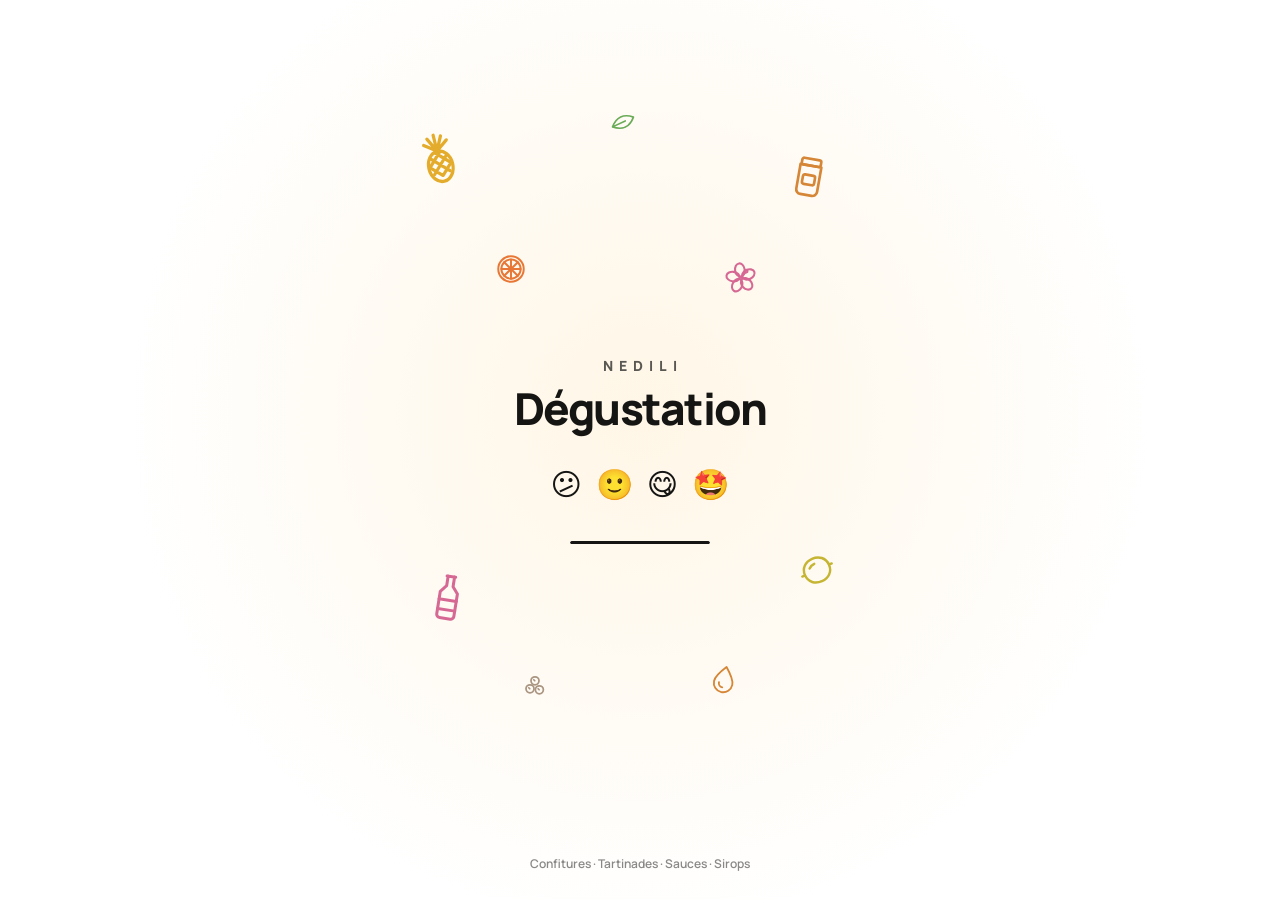
<file: public/index.html>
<!doctype html>
<html lang="fr">
<head>
  <meta charset="utf-8">
  <meta name="viewport" content="width=device-width, initial-scale=1, viewport-fit=cover">
  <meta name="theme-color" content="#FFFFFF">
  <title>Dégustation NEDILI</title>
  <meta name="description" content="Notez les produits NEDILI que vous venez de goûter.">
  <link rel="preconnect" href="https://fonts.googleapis.com">
  <link rel="preconnect" href="https://fonts.gstatic.com" crossorigin>
  <link href="https://fonts.googleapis.com/css2?family=Manrope:wght@400;500;600;700;800&display=swap" rel="stylesheet">
  <link rel="stylesheet" href="styles.css">
</head>
<body>
  <!-- Motifs des produits (écran de chargement et page de remerciement) : ananas, pot, bouteille, orange, citron, foléré, poivre, sauce, feuille -->
  <svg width="0" height="0" class="sr-defs" aria-hidden="true">
    <symbol id="m-ananas" viewBox="0 0 24 24"><path d="M12 8.5L9 2.5M12 8.5V1.5M12 8.5l3-6M12 8.5L7 4.8M12 8.5l5-3.7"/><ellipse cx="12" cy="15.2" rx="5.2" ry="6.6"/><path d="M8.6 11.2l6.8 6.8M7.3 14.6l4.6 4.6M11 9.1l5.4 5.4M15.4 11.2l-6.8 6.8M16.7 14.6l-4.6 4.6M13 9.1l-5.4 5.4"/></symbol>
    <symbol id="m-pot" viewBox="0 0 24 24"><rect x="7" y="2.5" width="10" height="3.5" rx="1"/><path d="M6.5 6h11v13a2.5 2.5 0 0 1-2.5 2.5H9A2.5 2.5 0 0 1 6.5 19z"/><rect x="8.8" y="11" width="6.4" height="5" rx="1"/></symbol>
    <symbol id="m-bouteille" viewBox="0 0 24 24"><path d="M10 2h4M10.5 2v4.5L8 9.5V20a1.5 1.5 0 0 0 1.5 1.5h5A1.5 1.5 0 0 0 16 20V9.5l-2.5-3V2"/><path d="M8 13h8M8 17.5h8"/></symbol>
    <symbol id="m-orange" viewBox="0 0 24 24"><circle cx="12" cy="12" r="9"/><circle cx="12" cy="12" r="6.8"/><path d="M12 5.2v13.6M5.2 12h13.6M7.2 7.2l9.6 9.6M16.8 7.2l-9.6 9.6"/></symbol>
    <symbol id="m-citron" viewBox="0 0 24 24"><path d="M4.5 12c0-4.4 3.4-7 7.5-7s7.5 2.6 7.5 7-3.4 7-7.5 7-7.5-2.6-7.5-7zM4.5 12H2.8M19.5 12h1.7"/><path d="M8.5 9.5c1-1 2.2-1.4 3.5-1.4"/></symbol>
    <symbol id="m-folere" viewBox="0 0 24 24"><g transform="rotate(0 12 12)"><ellipse cx="12" cy="6.6" rx="3.2" ry="4.4"/></g><g transform="rotate(72 12 12)"><ellipse cx="12" cy="6.6" rx="3.2" ry="4.4"/></g><g transform="rotate(144 12 12)"><ellipse cx="12" cy="6.6" rx="3.2" ry="4.4"/></g><g transform="rotate(216 12 12)"><ellipse cx="12" cy="6.6" rx="3.2" ry="4.4"/></g><g transform="rotate(288 12 12)"><ellipse cx="12" cy="6.6" rx="3.2" ry="4.4"/></g><path d="M12 12l3.6-3.6"/><circle cx="16" cy="8" r=".9"/></symbol>
    <symbol id="m-poivre" viewBox="0 0 24 24"><circle cx="8" cy="15" r="3.2"/><circle cx="15.5" cy="15.8" r="3.2"/><circle cx="12" cy="8.6" r="3.2"/><path d="M11 7.8l.8.8M7 14.2l.8.8M14.5 15l.8.8"/></symbol>
    <symbol id="m-goutte" viewBox="0 0 24 24"><path d="M12 2.8S5 10.8 5 15a7 7 0 0 0 14 0c0-4.2-7-12.2-7-12.2z"/><path d="M8.8 15.2a3.2 3.2 0 0 0 3.2 3.2"/></symbol>
    <symbol id="m-feuille" viewBox="0 0 24 24"><path d="M5 19C5 10 10 5 19 5c0 9-5 14-14 14zM5 19l8.5-8.5"/></symbol>
  </svg>
  <!-- Chargement -->
  <div class="splash" id="splash" role="status" aria-label="Chargement">
    <div class="splash__motifs" aria-hidden="true">
      <svg class="motif" style="--x:6%;--y:8%;--s:56px;--r:-14deg;--c:var(--m-yellow);--d:0s"><use href="#m-ananas"/></svg>
      <svg class="motif" style="--x:78%;--y:11%;--s:46px;--r:10deg;--c:var(--m-amber);--d:.4s"><use href="#m-pot"/></svg>
      <svg class="motif" style="--x:44%;--y:5%;--s:28px;--r:20deg;--c:var(--m-green);--d:.9s"><use href="#m-feuille"/></svg>
      <svg class="motif" style="--x:22%;--y:24%;--s:34px;--r:0deg;--c:var(--m-orange);--d:1.3s"><use href="#m-orange"/></svg>
      <svg class="motif" style="--x:66%;--y:25%;--s:36px;--r:-8deg;--c:var(--m-pink);--d:.7s"><use href="#m-folere"/></svg>
      <svg class="motif" style="--x:8%;--y:66%;--s:52px;--r:9deg;--c:var(--m-pink);--d:1.1s"><use href="#m-bouteille"/></svg>
      <svg class="motif" style="--x:80%;--y:63%;--s:42px;--r:-24deg;--c:var(--m-lemon);--d:.2s"><use href="#m-citron"/></svg>
      <svg class="motif" style="--x:27%;--y:79%;--s:30px;--r:0deg;--c:var(--m-beige);--d:1.6s"><use href="#m-poivre"/></svg>
      <svg class="motif" style="--x:63%;--y:78%;--s:32px;--r:12deg;--c:var(--m-amber);--d:.5s"><use href="#m-goutte"/></svg>
    </div>
    <div class="splash__inner">
      <span class="splash__brand">NEDILI</span>
      <p class="splash__title">Dégustation</p>
      <div class="splash__faces" aria-hidden="true"><i>😕</i><i>🙂</i><i>😋</i><i>🤩</i></div>
      <div class="splash__bar"><span></span></div>
    </div>
    <p class="splash__foot">Confitures · Tartinades · Sauces · Sirops</p>
  </div>

  <div class="app">

    <!-- 1. Catégories -->
    <main id="view-home" class="view">
      <header class="head">
        <div class="head__row">
          <span class="brand">NEDILI</span>
          <div class="ring" aria-live="polite">
            <svg viewBox="0 0 36 36" aria-hidden="true"><circle cx="18" cy="18" r="15" class="ring__track"/><circle cx="18" cy="18" r="15" class="ring__bar" id="ringBar"/></svg>
            <span id="ringText">0/0</span>
          </div>
        </div>
        <h1>Qu'avez-vous goûté ?</h1>
        <p class="sub">Choisissez une famille, puis le produit à noter.</p>
      </header>
      <div class="cats" id="cats"></div>
    </main>

    <!-- 2. Produits d'une catégorie -->
    <main id="view-cat" class="view" hidden>
      <nav class="topbar">
        <a class="back-btn" href="#"><svg viewBox="0 0 24 24" aria-hidden="true"><path d="M15 5l-7 7 7 7"/></svg>Catégories</a>
        <span class="topbar__meta" id="catMeta"></span>
      </nav>
      <header class="head head--tight">
        <h1 id="catTitle"></h1>
        <p class="sub">Touchez le produit que vous avez goûté.</p>
      </header>
      <div class="prods" id="prods"></div>
    </main>

    <!-- 3. Notation d'un produit -->
    <main id="view-prod" class="view" hidden>
      <nav class="topbar">
        <a class="back-btn" id="prodBack" href="#"><svg viewBox="0 0 24 24" aria-hidden="true"><path d="M15 5l-7 7 7 7"/></svg><span id="prodBackLabel"></span></a>
        <span class="topbar__meta" id="prodMeta"></span>
      </nav>

      <figure class="hero">
        <img id="prodImg" alt="">
      </figure>

      <header class="head head--tight">
        <h1 id="prodName"></h1>
        <p class="sub" id="prodNote"></p>
      </header>

      <section class="card">
        <h2>Votre avis</h2>
        <div class="rate" id="rate" role="radiogroup" aria-label="Votre note"></div>
      </section>

      <div class="details" id="details" hidden>
        <section class="card">
          <h2>L'achèteriez-vous ?</h2>
          <div class="segmented" id="buy" role="radiogroup" aria-label="L'achèteriez-vous ?">
            <button type="button" role="radio" data-value="oui">Oui</button>
            <button type="button" role="radio" data-value="peutetre">Peut-être</button>
            <button type="button" role="radio" data-value="non">Non</button>
          </div>
        </section>

        <section class="card">
          <h2>Ce qui vous a marqué <small>facultatif</small></h2>
          <div class="tags" id="tags"></div>
          <textarea id="comment" rows="2" maxlength="500" aria-label="Un commentaire" placeholder="Un mot sur ce produit ?"></textarea>
        </section>

        <button class="btn btn--dark btn--block" id="validate" type="button">Ajouter à mes notes</button>
        <button class="back-link back-link--danger" id="unrate" type="button">Retirer ma note</button>
      </div>

      <a class="back-link" id="prodBackBottom" href="#">Revenir à la liste des produits</a>
    </main>

    <!-- Fin : récapitulatif et contact -->
    <main id="view-done" class="view" hidden>
      <nav class="topbar">
        <a class="back-btn" href="#"><svg viewBox="0 0 24 24" aria-hidden="true"><path d="M15 5l-7 7 7 7"/></svg>Catégories</a>
      </nav>
      <header class="head head--tight">
        <h1>Mes notes</h1>
        <p class="sub" id="doneSummary"></p>
      </header>

      <ul class="recap" id="recap"></ul>

      <form class="panel" id="contactForm" novalidate>
        <h2>Restons en contact</h2>
        <p class="sub">Facultatif. Laissez vos coordonnées pour recevoir nos nouveautés et nos offres.</p>
        <div class="field">
          <label for="cName">Prénom</label>
          <input id="cName" name="name" autocomplete="given-name" maxlength="80">
        </div>
        <div class="field">
          <label for="cContact">E-mail ou WhatsApp</label>
          <input id="cContact" name="contact" autocomplete="email" maxlength="120" placeholder="vous@exemple.com ou +237 6…">
        </div>
        <label class="check" for="cConsent">
          <input type="checkbox" id="cConsent" name="consent">
          <span class="check__box" aria-hidden="true"><svg viewBox="0 0 24 24"><path d="M6 12.5l4 4L18 8"/></svg></span>
          <span>J'accepte de recevoir les offres et nouveautés NEDILI</span>
        </label>
        <p class="form-msg" id="contactMsg" role="status"></p>
      </form>

      <button class="btn btn--dark btn--block" id="submitAll" type="button">Envoyer mes notes</button>
      <a class="back-link" id="addMore" href="#">Noter d'autres produits</a>
    </main>

    <!-- Remerciement -->
    <main id="view-thanks" class="view view--thanks" hidden>
      <div class="splash__motifs" aria-hidden="true">
        <svg class="motif" style="--x:6%;--y:6%;--s:52px;--r:-14deg;--c:var(--m-yellow);--d:0s"><use href="#m-ananas"/></svg>
        <svg class="motif" style="--x:80%;--y:9%;--s:42px;--r:10deg;--c:var(--m-amber);--d:.4s"><use href="#m-pot"/></svg>
        <svg class="motif" style="--x:46%;--y:3%;--s:26px;--r:20deg;--c:var(--m-green);--d:.9s"><use href="#m-feuille"/></svg>
        <svg class="motif" style="--x:8%;--y:72%;--s:48px;--r:9deg;--c:var(--m-pink);--d:1.1s"><use href="#m-bouteille"/></svg>
        <svg class="motif" style="--x:82%;--y:68%;--s:40px;--r:-24deg;--c:var(--m-lemon);--d:.2s"><use href="#m-citron"/></svg>
        <svg class="motif" style="--x:30%;--y:86%;--s:30px;--r:0deg;--c:var(--m-orange);--d:1.6s"><use href="#m-orange"/></svg>
        <svg class="motif" style="--x:64%;--y:85%;--s:32px;--r:-8deg;--c:var(--m-pink);--d:.5s"><use href="#m-folere"/></svg>
      </div>
      <div class="thanks">
        <span class="done-mark" aria-hidden="true">
          <svg viewBox="0 0 24 24"><path d="M5.5 12.5l4 4L18.5 8"/></svg>
        </span>
        <h1>Merci pour votre participation !</h1>
        <p class="sub" id="thanksText"></p>
        <div class="thanks__faces" id="thanksFaces" aria-hidden="true"></div>
        <p class="thanks__sign">L'équipe NEDILI</p>
        <a class="btn btn--ghost" href="#">Noter d'autres produits</a>
      </div>
    </main>
  </div>

  <!-- Barre de fin -->
  <div class="bar" id="bar" hidden>
    <div class="bar__inner">
      <span class="bar__text" id="barText"></span>
      <a class="btn btn--dark" href="#fin">Valider</a>
    </div>
  </div>

  <div class="toast" id="toast" role="status"></div>

  <script src="app.js"></script>
</body>
</html>
</file>
<file: public/styles.css>
/* Parcours en trois temps : catégories, produits, notation par émojis. Fond craie, fiches blanches. */
:root {
  --bg: #F5F5F2;
  --surface: #FFFFFF;
  --surface-2: #F0F0EC;
  --line: #E5E5E0;
  --text: #151514;
  --muted: #84847D;
  --accent: #151514;
  --accent-ink: #FFFFFF;
  --accent-soft: #EDEDE8;
  --ok: #23964A;
  --danger: #C2362B;
  --scrim: rgba(21, 21, 20, .4);
  --shadow: 0 1px 2px rgba(21, 21, 20, .04), 0 10px 28px -14px rgba(21, 21, 20, .14);

  /* Écran de chargement blanc et ses motifs, en teintes assez soutenues pour le fond clair */
  --splash-bg: #FFFFFF;
  --splash-glow: #FFF6E6;
  --m-yellow: #E2A417;
  --m-amber: #D17A22;
  --m-orange: #E66A22;
  --m-lemon: #BFAE1F;
  --m-pink: #D25A8A;
  --m-green: #5AA347;
  --m-beige: #A08A75;

  --font: 'Manrope', system-ui, -apple-system, 'Segoe UI', Roboto, sans-serif;
  --fs-xs: 12px;
  --fs-sm: 14px;
  --fs-md: 16px;
  --fs-lg: 20px;
  --fs-xl: 28px;
  --radius: 14px;
  --gutter: max(16px, env(safe-area-inset-left, 0px));
  --gutter-r: max(16px, env(safe-area-inset-right, 0px));
  color-scheme: light;
}

* { box-sizing: border-box; -webkit-tap-highlight-color: transparent; }
html, body { margin: 0; }
body {
  background: var(--bg); color: var(--text); font-family: var(--font); font-size: var(--fs-md); line-height: 1.45;
  -webkit-font-smoothing: antialiased; font-variant-numeric: tabular-nums;
}
body::before { content: ""; position: fixed; inset: 0 0 auto; height: env(safe-area-inset-top, 0px); z-index: 10; background: var(--bg); }
[hidden] { display: none !important; }
button, input, textarea { font: inherit; color: inherit; }
button { cursor: pointer; }
h1, h2, h3 { margin: 0; letter-spacing: -.02em; text-wrap: balance; }
:focus-visible { outline: 2px solid var(--text); outline-offset: 2px; }
svg { display: block; }

/* Utilitaires partagés (admin, crédits) */
.kicker { margin: 0; font-size: var(--fs-xs); font-weight: 700; letter-spacing: .08em; text-transform: uppercase; color: var(--muted); }
.sub { margin: 0; color: var(--muted); font-size: var(--fs-sm); line-height: 1.5; }
.muted { margin: 0; color: var(--muted); font-size: var(--fs-sm); }
.field { display: grid; gap: 6px; }
.field label { font-size: var(--fs-sm); font-weight: 600; }
.field input, textarea {
  width: 100%; border: 1px solid var(--line); background: var(--surface); border-radius: 12px; padding: 13px 14px;
  font-size: 16px; resize: none; outline: none; transition: border-color .15s;
}
.field input:focus, textarea:focus { border-color: var(--text); }
::placeholder { color: var(--muted); }
/* Case à cocher : toute la ligne est cliquable, la vraie case reste accessible au clavier */
.check {
  position: relative; display: flex; gap: 12px; align-items: center; padding: 12px 14px; border-radius: 14px;
  background: var(--surface-2); font-size: var(--fs-sm); font-weight: 600; color: var(--text); cursor: pointer; line-height: 1.35;
}
.check input { position: absolute; opacity: 0; width: 1px; height: 1px; margin: 0; }
.check__box {
  width: 22px; height: 22px; flex: none; display: grid; place-items: center; border-radius: 7px;
  background: var(--surface); box-shadow: 0 0 0 1.5px var(--muted) inset; color: var(--accent-ink); transition: background .15s, box-shadow .15s;
}
.check__box svg { width: 14px; height: 14px; fill: none; stroke: currentColor; stroke-width: 3; stroke-linecap: round; stroke-linejoin: round; opacity: 0; transition: opacity .15s; }
.check input:checked + .check__box { background: var(--text); box-shadow: none; }
.check input:checked + .check__box svg { opacity: 1; }
.check input:focus-visible + .check__box { outline: 2px solid var(--text); outline-offset: 2px; }
.form-msg { margin: 0; font-size: var(--fs-sm); color: var(--danger); }
.form-msg:empty { display: none; }

.btn { display: inline-block; text-align: center; text-decoration: none; border: 0; border-radius: 999px; padding: 14px 22px; font-size: var(--fs-md); font-weight: 700; transition: transform .1s ease, opacity .2s ease; }
.btn:active:not(:disabled) { transform: scale(.98); }
.btn:disabled { opacity: .3; cursor: not-allowed; }
.btn--dark, .btn--primary { background: var(--text); color: var(--accent-ink); }
.btn--ghost { background: none; color: var(--text); padding-inline: 0; text-decoration: underline !important; text-underline-offset: 4px; }
.btn--block { width: 100%; }
.btn--soft { background: var(--surface); color: var(--text); box-shadow: 0 0 0 1px var(--line) inset; font-size: var(--fs-sm); }

/* Cadre */
.app { max-width: 560px; margin: 0 auto; padding-left: var(--gutter); padding-right: var(--gutter-r); }
main { padding-block: calc(16px + env(safe-area-inset-top, 0px)) calc(112px + env(safe-area-inset-bottom, 0px)); }

/* En-tête */
.head { display: grid; gap: 10px; padding: 8px 4px 20px; }
.head__row { display: flex; justify-content: space-between; align-items: center; padding-bottom: 10px; }
.brand { font-size: var(--fs-sm); font-weight: 800; letter-spacing: .22em; }
.head h1 { font-size: var(--fs-xl); font-weight: 800; line-height: 1.12; letter-spacing: -.03em; max-width: 15ch; }
.head .sub { max-width: 40ch; }

.ring { display: flex; align-items: center; gap: 8px; font-size: var(--fs-sm); font-weight: 700; }
.ring svg { width: 30px; height: 30px; transform: rotate(-90deg); }
.ring circle { fill: none; stroke-width: 4; }
.ring__track { stroke: var(--line); }
.ring__bar { stroke: var(--ok); stroke-linecap: round; stroke-dasharray: 94.25; stroke-dashoffset: 94.25; transition: stroke-dashoffset .5s ease; }

.view { display: grid; gap: 14px; align-content: start; }
.head--tight { padding: 4px 4px 2px; gap: 6px; }

/* Barre du haut (catégorie, produit) */
/* Reste collée en haut pendant le défilement : le retour est toujours à portée de pouce */
.topbar {
  position: sticky; top: env(safe-area-inset-top, 0px); z-index: 6;
  display: flex; align-items: center; justify-content: space-between; gap: 12px;
  margin: -8px calc(-1 * var(--gutter-r)) 0 calc(-1 * var(--gutter)); padding: 8px var(--gutter-r) 8px var(--gutter);
  background: color-mix(in srgb, var(--bg) 90%, transparent); backdrop-filter: blur(12px); -webkit-backdrop-filter: blur(12px);
}
.back-btn {
  height: 42px; display: inline-flex; align-items: center; gap: 4px; padding: 0 16px 0 10px; border-radius: 999px;
  background: var(--surface); color: var(--text); text-decoration: none; font-size: var(--fs-sm); font-weight: 700;
  box-shadow: 0 0 0 1px var(--line) inset, 0 4px 12px -6px rgba(21, 21, 20, .18);
}
.back-btn:active { transform: scale(.97); }
.back-btn svg { width: 20px; height: 20px; flex: none; fill: none; stroke: currentColor; stroke-width: 2.2; stroke-linecap: round; stroke-linejoin: round; }
.topbar__meta { font-size: var(--fs-sm); font-weight: 700; color: var(--muted); }
.back-link { justify-self: center; padding: 10px; border: 0; background: none; cursor: pointer; font-size: var(--fs-sm); font-weight: 700; color: var(--muted); text-decoration: underline; text-underline-offset: 4px; }
.back-link--danger { color: var(--danger); }

/* 1. Catégories */
.cats { display: grid; gap: 12px; }
.cat {
  display: grid; grid-template-columns: 112px minmax(0, 1fr) auto; gap: 16px; align-items: center;
  padding: 8px 18px 8px 8px; border-radius: 26px; text-decoration: none; color: var(--ink);
  background: color-mix(in srgb, var(--c) 22%, var(--surface)); transition: transform .15s ease;
}
.cat:active { transform: scale(.98); }
.cat__media { display: block; width: 112px; height: 112px; border-radius: 20px; overflow: hidden; background: var(--surface-2); }
.cat__media img { width: 100%; height: 100%; object-fit: cover; display: block; }
.cat__body { display: grid; gap: 4px; justify-items: start; min-width: 0; }
.cat__body b { font-size: var(--fs-lg); font-weight: 800; letter-spacing: -.02em; line-height: 1.15; }
.cat__body small { font-size: var(--fs-sm); font-weight: 600; opacity: .7; }
.cat__badge {
  display: inline-flex; align-items: center; gap: 4px; margin-top: 4px;
  padding: 4px 10px; border-radius: 999px; background: rgba(255, 255, 255, .8); color: var(--text); font-size: 11px; font-weight: 800;
}
.cat__badge.is-done { background: var(--ok); color: #fff; }
.cat__badge svg { width: 12px; height: 12px; fill: none; stroke: currentColor; stroke-width: 3; stroke-linecap: round; stroke-linejoin: round; }
.cat__go svg { width: 22px; height: 22px; fill: none; stroke: currentColor; stroke-width: 2.2; stroke-linecap: round; stroke-linejoin: round; }

/* 2. Produits */
.prods { display: grid; gap: 10px; }
.prod {
  display: grid; grid-template-columns: 72px minmax(0, 1fr) auto; gap: 14px; align-items: center;
  padding: 10px 14px 10px 10px; border-radius: 22px; background: var(--surface); box-shadow: var(--shadow);
  text-decoration: none; color: var(--text); transition: transform .15s ease, box-shadow .25s ease;
}
.prod:active { transform: scale(.98); }
.prod.is-rated { box-shadow: 0 0 0 1.5px var(--ok) inset, var(--shadow); }
.prod__media { position: relative; width: 72px; height: 72px; }
.prod__media img { width: 72px; height: 72px; border-radius: 16px; object-fit: cover; display: block; background: var(--surface-2); }
.prod__media i {
  position: absolute; left: 5px; top: 5px; padding: 1px 6px; border-radius: 999px; font-style: normal;
  background: rgba(255, 255, 255, .92); font-size: 10.5px; font-weight: 800;
}
.prod__info { min-width: 0; display: grid; gap: 2px; }
.prod__info b { font-size: var(--fs-md); font-weight: 800; line-height: 1.25; letter-spacing: -.01em; }
.prod__info small { font-size: 13px; color: var(--muted); line-height: 1.35; }
.prod.is-rated small { color: var(--ok); font-weight: 700; }
.prod__face { width: 44px; height: 44px; display: grid; place-items: center; border-radius: 50%; background: var(--surface-2); font-size: 24px; animation: pop .35s cubic-bezier(.3, 1.6, .5, 1); }
.prod__go { color: var(--muted); }
.prod__go svg { width: 20px; height: 20px; fill: none; stroke: currentColor; stroke-width: 2; stroke-linecap: round; stroke-linejoin: round; }
@keyframes pop { from { transform: scale(0); } }

/* 3. Notation */
.hero { position: relative; margin: 0; aspect-ratio: 4 / 3; max-width: 100%; border-radius: 26px; overflow: hidden; background: var(--surface-2); }
.hero img { width: 100%; height: 100%; object-fit: cover; display: block; }
.card { display: grid; gap: 12px; padding: 16px; border-radius: 22px; background: var(--surface); box-shadow: var(--shadow); }
.card h2 { font-size: var(--fs-md); font-weight: 800; }
.card h2 small { margin-left: 4px; font-size: var(--fs-xs); font-weight: 600; color: var(--muted); letter-spacing: 0; }
.details { display: grid; gap: 14px; animation: lift .35s ease; }

.rate { display: grid; grid-template-columns: repeat(5, minmax(0, 1fr)); gap: 6px; }
.rate button {
  min-width: 0; display: grid; justify-items: center; gap: 4px; padding: 12px 2px 9px; border: 0; border-radius: 18px;
  background: var(--surface-2); color: var(--muted); transition: background .2s, box-shadow .2s, opacity .2s, transform .15s;
}
.rate .face { font-size: 34px; line-height: 1; font-family: "Apple Color Emoji", "Segoe UI Emoji", "Noto Color Emoji", sans-serif; transition: transform .2s ease, filter .2s; }
.rate small { font-size: 11px; font-weight: 700; white-space: nowrap; }
.rate button:active { transform: scale(.94); }
.rate.has-score button:not(.is-on) { opacity: .5; }
.rate.has-score button:not(.is-on) .face { filter: grayscale(.7); transform: scale(.86); }
.rate button.is-on { background: var(--surface); color: var(--text); box-shadow: 0 0 0 2px var(--text) inset; }
.rate button.is-on .face { animation: tap .35s ease; transform: scale(1.12); }
@keyframes tap { 50% { transform: scale(1.35) rotate(-6deg); } }
@media (hover: hover) { .rate button:hover .face { transform: scale(1.12); } }
/* Barre de fin */
.bar {
  position: fixed; left: 0; right: 0; bottom: 0; z-index: 8;
  padding-left: var(--gutter); padding-right: var(--gutter-r); padding-block: 10px calc(12px + env(safe-area-inset-bottom, 0px));
  animation: rise .35s cubic-bezier(.2, .8, .2, 1);
}
@keyframes rise { from { transform: translateY(100%); } }
.bar__inner {
  max-width: 528px; margin: 0 auto; display: flex; align-items: center; justify-content: space-between; gap: 12px;
  padding: 8px 8px 8px 20px; border-radius: 999px; background: var(--surface);
  box-shadow: 0 0 0 1px var(--line), 0 16px 32px -12px rgba(21, 21, 20, .28);
}
.bar__text { font-size: var(--fs-sm); font-weight: 700; }
.bar__text span { color: var(--muted); font-weight: 600; }
.bar .btn { padding: 12px 20px; font-size: var(--fs-sm); }

/* Écran de fin */
.done-mark { width: 56px; height: 56px; border-radius: 50%; display: grid; place-items: center; background: var(--ok); color: #fff; animation: pop .45s cubic-bezier(.3, 1.6, .5, 1); }
.done-mark svg { width: 28px; height: 28px; fill: none; stroke: currentColor; stroke-width: 2.6; stroke-linecap: round; stroke-linejoin: round; }

/* Page de remerciement : centrée, entourée des motifs produits */
.view--thanks { position: relative; min-height: calc(100dvh - 32px - env(safe-area-inset-top, 0px) - env(safe-area-inset-bottom, 0px)); place-items: center; align-content: center; padding-bottom: 32px; }
.thanks { position: relative; display: grid; justify-items: center; gap: 12px; text-align: center; max-width: 34ch; }
.thanks .done-mark { width: 72px; height: 72px; margin-bottom: 8px; box-shadow: 0 0 0 10px color-mix(in srgb, var(--ok) 14%, transparent); }
.thanks .done-mark svg { width: 34px; height: 34px; }
.thanks h1 { font-size: var(--fs-xl); font-weight: 800; line-height: 1.12; letter-spacing: -.03em; }
.thanks .sub { font-size: var(--fs-md); }
.thanks__faces { display: flex; flex-wrap: wrap; justify-content: center; gap: 6px; margin-top: 4px; }
.thanks__faces:empty { display: none; }
.thanks__faces i { width: 40px; height: 40px; display: grid; place-items: center; border-radius: 50%; background: var(--surface); box-shadow: var(--shadow); font-style: normal; font-size: 22px; }
.thanks__sign { margin: 8px 0 0; font-size: var(--fs-sm); font-weight: 800; letter-spacing: .04em; }
.recap { list-style: none; margin: 0; padding: 6px; display: grid; border-radius: 22px; background: var(--surface); box-shadow: var(--shadow); }
.recap li { display: grid; grid-template-columns: minmax(0, 1fr) auto; gap: 6px; align-items: center; padding: 6px; }
.recap__item { min-width: 0; display: grid; grid-template-columns: 44px minmax(0, 1fr) auto; gap: 12px; align-items: center; text-decoration: none; color: var(--text); }
.recap__remove { width: 36px; height: 36px; display: grid; place-items: center; border: 0; border-radius: 50%; background: none; color: var(--muted); }
.recap__remove:active { background: var(--surface-2); }
.recap__remove svg { width: 16px; height: 16px; fill: none; stroke: currentColor; stroke-width: 2.2; stroke-linecap: round; }
.recap li + li { border-top: 1px solid var(--line); }
.recap img { width: 44px; height: 44px; border-radius: 12px; object-fit: cover; }
.recap span { min-width: 0; display: grid; font-size: var(--fs-sm); font-weight: 700; white-space: nowrap; overflow: hidden; text-overflow: ellipsis; }
.recap small { font-size: var(--fs-xs); font-weight: 600; color: var(--muted); overflow: hidden; text-overflow: ellipsis; }
.recap b { width: 38px; height: 38px; display: grid; place-items: center; border-radius: 50%; background: var(--surface-2); font-size: 22px; font-weight: 400; }

/* Écran de chargement */
.splash {
  position: fixed; inset: 0; z-index: 40; display: grid; place-items: center;
  padding: env(safe-area-inset-top, 0px) var(--gutter-r) env(safe-area-inset-bottom, 0px) var(--gutter);
  background: radial-gradient(circle at 50% 46%, var(--splash-glow) 0, var(--splash-bg) 64%);
  color: var(--text); overflow: hidden; transition: opacity .5s ease, visibility .5s;
}
.splash.is-out { opacity: 0; visibility: hidden; }
.splash.is-out .splash__motifs { transform: scale(1.08); }
.sr-defs { position: absolute; }

/* Motifs : dessins au trait, dispersés autour du titre, qui flottent doucement */
.splash__motifs { position: absolute; inset: 0; max-width: 520px; max-height: 760px; margin: auto; transition: transform .6s ease; }
.motif {
  position: absolute; left: var(--x); top: var(--y); width: var(--s); height: var(--s); color: var(--c); opacity: .9;
  fill: none; stroke: currentColor; stroke-width: 1.4; stroke-linecap: round; stroke-linejoin: round;
  transform: rotate(var(--r)); animation: drift 7s ease-in-out var(--d) infinite;
}
@keyframes drift { 50% { transform: rotate(calc(var(--r) + 6deg)) translateY(-8px); } }
.splash__inner { position: relative; display: grid; justify-items: center; gap: 10px; text-align: center; animation: lift .7s ease both; }
.splash__brand { font-size: var(--fs-sm); font-weight: 800; letter-spacing: .42em; padding-left: .42em; opacity: .7; }
.splash__title { margin: 0; font-size: 44px; font-weight: 800; letter-spacing: -.04em; line-height: 1; }
.splash__faces { display: flex; gap: 14px; margin: 22px 0 26px; }
.splash__faces i { font-style: normal; font-size: 30px; animation: hop 1.6s ease-in-out infinite; }
.splash__faces i:nth-child(2) { animation-delay: .15s; }
.splash__faces i:nth-child(3) { animation-delay: .3s; }
.splash__faces i:nth-child(4) { animation-delay: .45s; }
.splash__bar { width: 140px; height: 3px; border-radius: 3px; background: var(--line); overflow: hidden; }
.splash__bar span { display: block; height: 100%; width: 100%; border-radius: inherit; background: var(--text); transform-origin: left; animation: load 1.5s cubic-bezier(.6, .1, .3, 1) both; }
.splash__foot { position: absolute; bottom: calc(28px + env(safe-area-inset-bottom, 0px)); left: 0; right: 0; margin: 0; text-align: center; font-size: var(--fs-xs); font-weight: 600; opacity: .5; padding: 0 24px; }
@keyframes lift { from { transform: translateY(12px); } }
@keyframes hop { 0%, 60%, 100% { transform: translateY(0); } 30% { transform: translateY(-10px); } }
@keyframes load { from { transform: scaleX(0); } }
@media (prefers-reduced-motion: reduce) { .splash__inner, .splash__faces i, .splash__bar span, .motif { animation: none; } }
.panel { display: grid; gap: 14px; padding: 20px; border-radius: 22px; background: var(--surface); box-shadow: var(--shadow); }
.panel h2 { font-size: var(--fs-lg); font-weight: 800; }
.panel .sub { margin-top: -6px; }

.segmented { display: grid; grid-template-columns: repeat(3, 1fr); gap: 4px; padding: 4px; border-radius: 999px; background: var(--surface-2); }
.segmented button { height: 42px; border: 0; border-radius: 999px; background: none; font-size: var(--fs-sm); font-weight: 700; color: var(--muted); transition: all .15s; }
.segmented button.is-on { background: var(--text); color: var(--accent-ink); }
.tags { display: flex; flex-wrap: wrap; gap: 8px; }
.tag { padding: 9px 14px; border-radius: 999px; border: 0; background: var(--surface-2); font-size: var(--fs-sm); font-weight: 600; transition: all .15s; }
.tag.is-on { background: var(--text); color: var(--accent-ink); }
#saveDetails { margin-top: 24px; }

/* Notification */
.toast {
  position: fixed; left: 50%; bottom: calc(92px + env(safe-area-inset-bottom, 0px)); z-index: 30;
  transform: translate(-50%, 8px); opacity: 0; pointer-events: none; transition: opacity .2s, transform .2s;
  background: var(--text); color: var(--accent-ink); padding: 11px 18px; border-radius: 999px;
  font-size: var(--fs-sm); font-weight: 600; max-width: calc(100vw - 40px); white-space: nowrap; overflow: hidden; text-overflow: ellipsis;
}
.toast.is-on { opacity: 1; transform: translate(-50%, 0); }

@media (min-width: 600px) {
  .head h1 { font-size: 34px; }
}
@media (prefers-reduced-motion: reduce) {
  *, *::before, *::after { animation: none !important; transition: none !important; }
}
</file>
